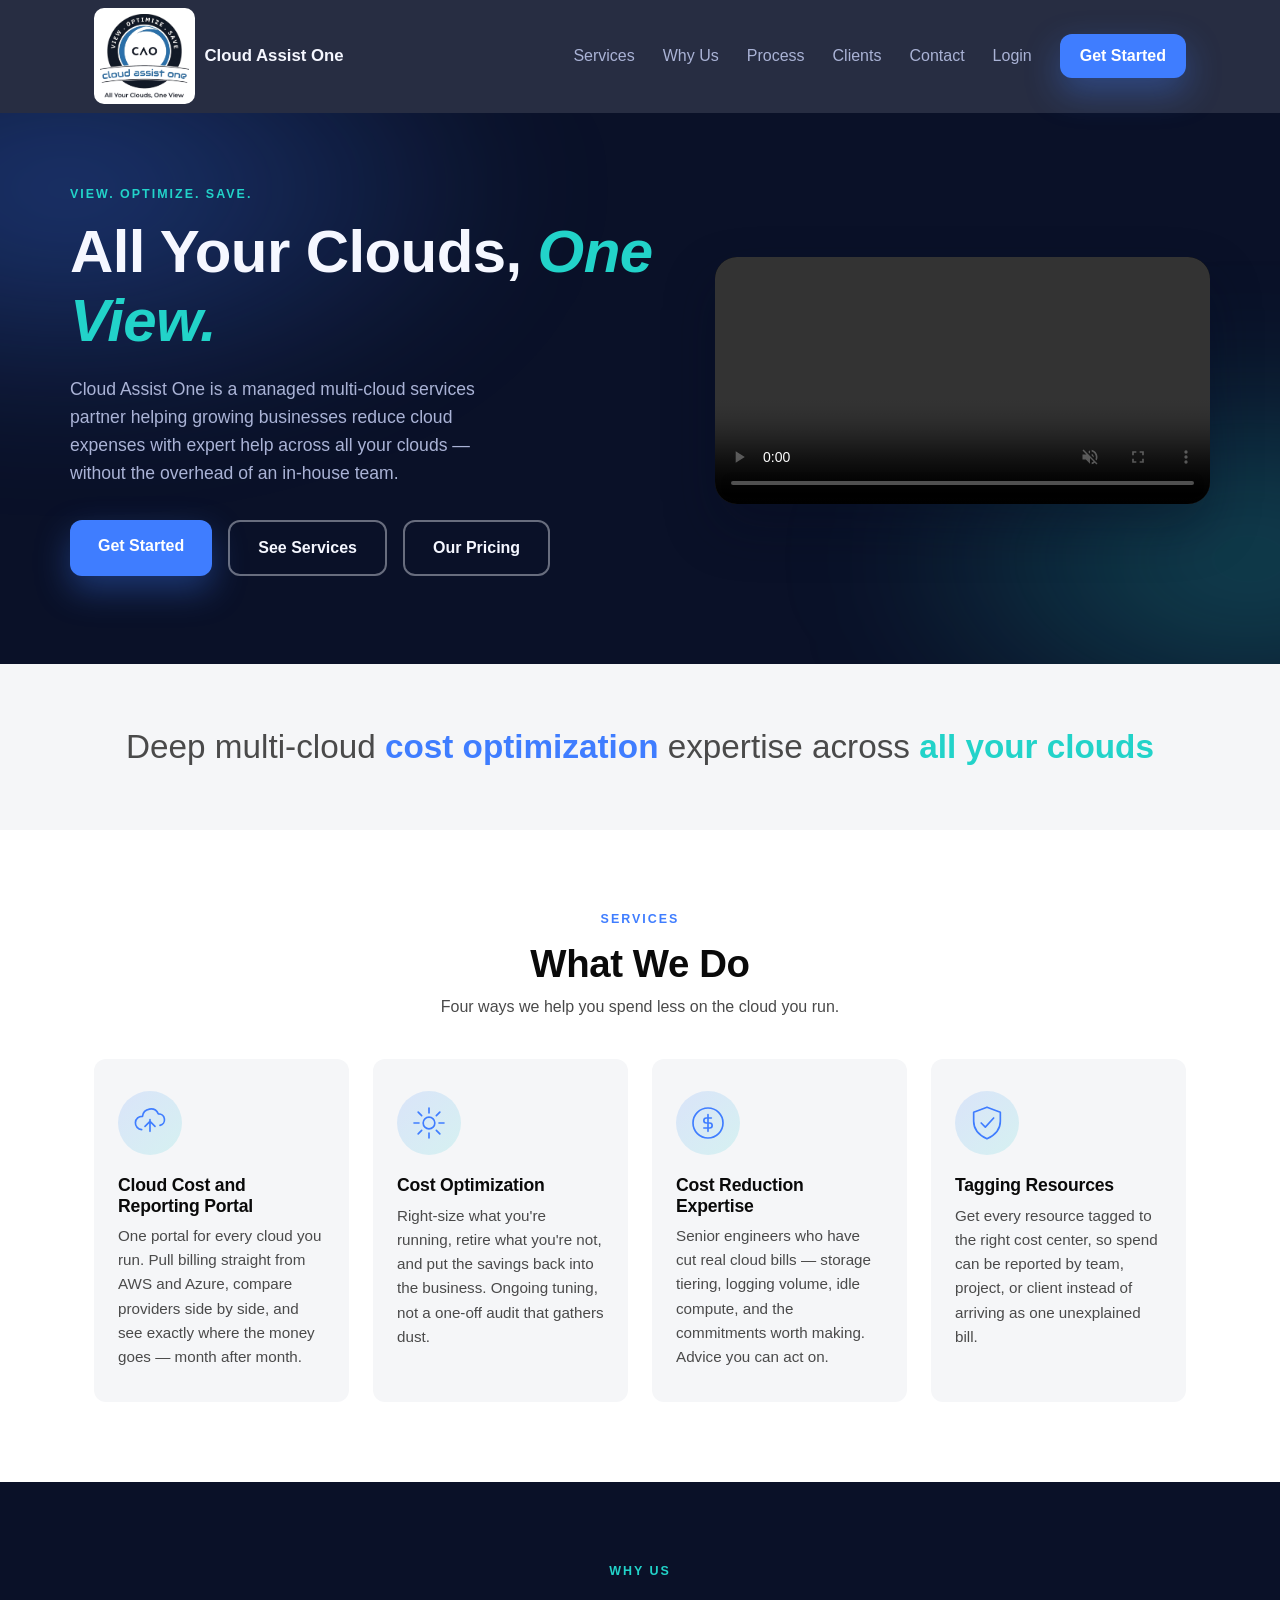
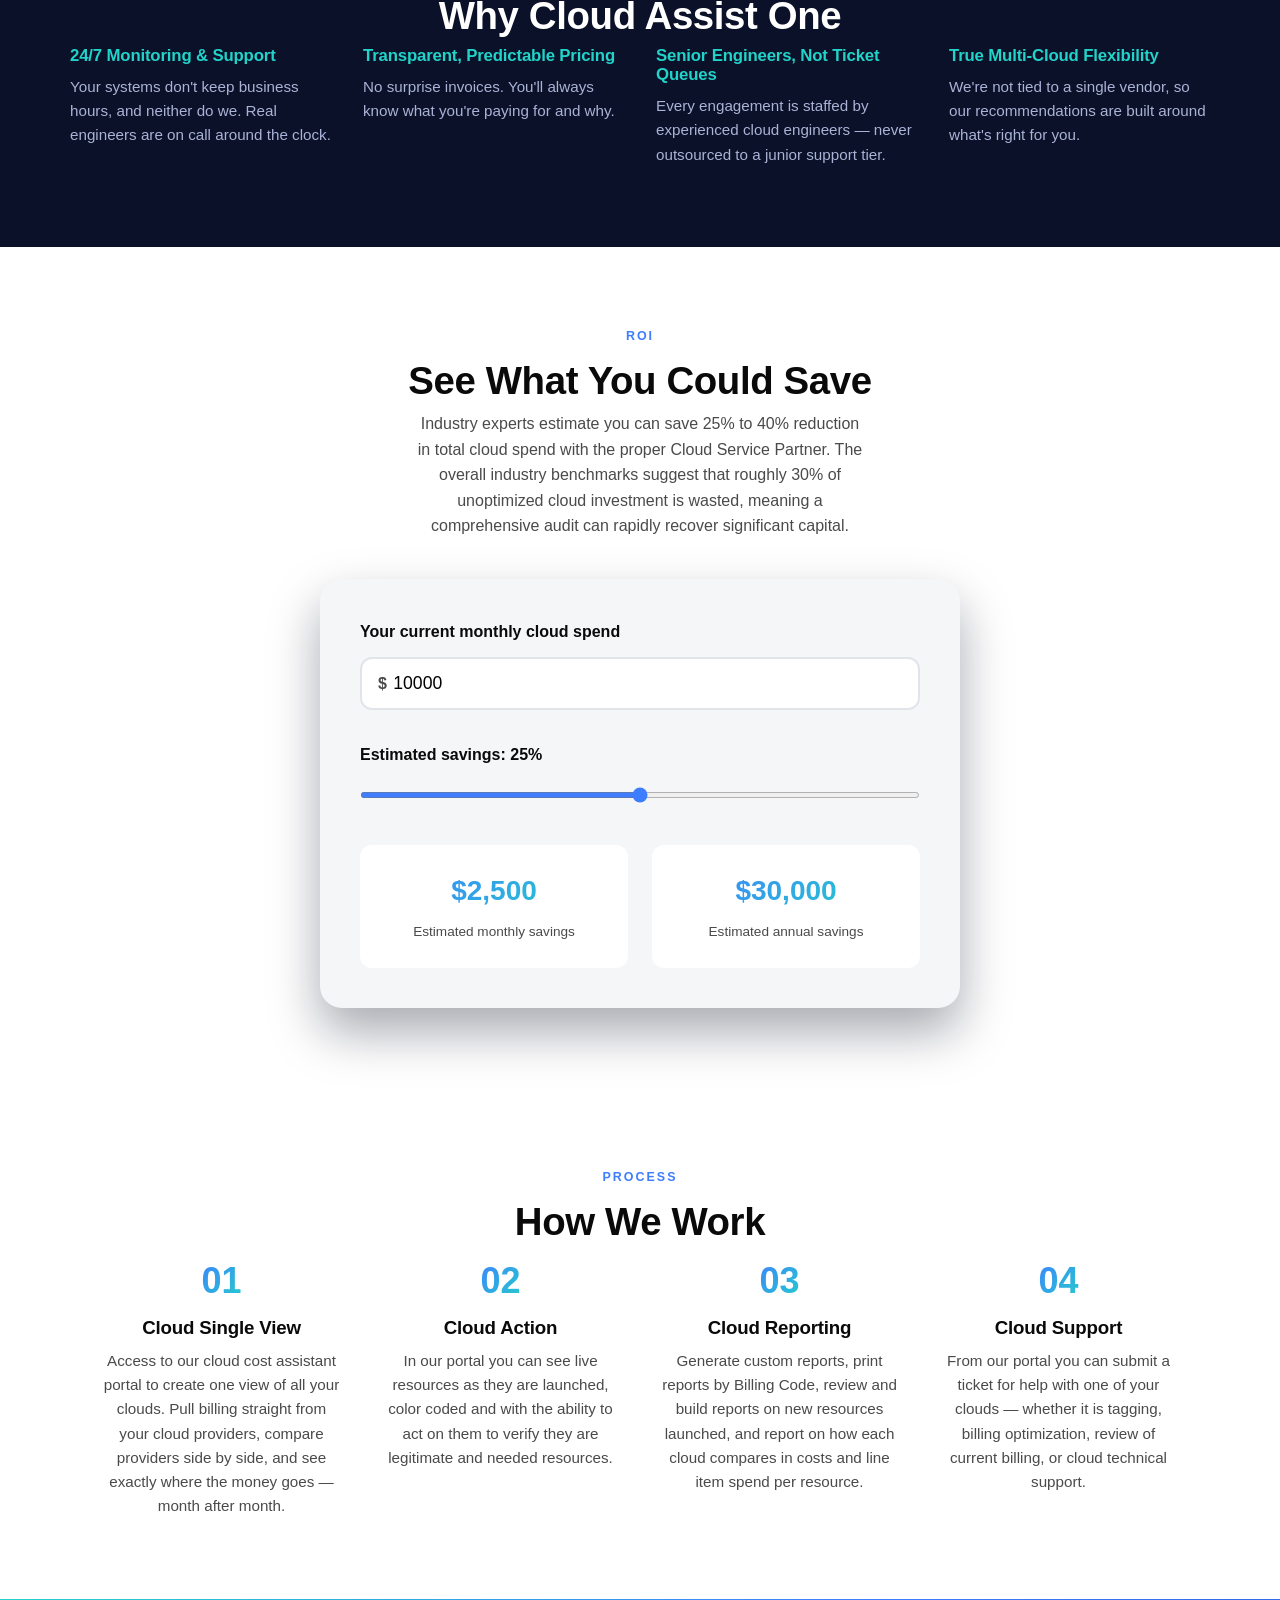
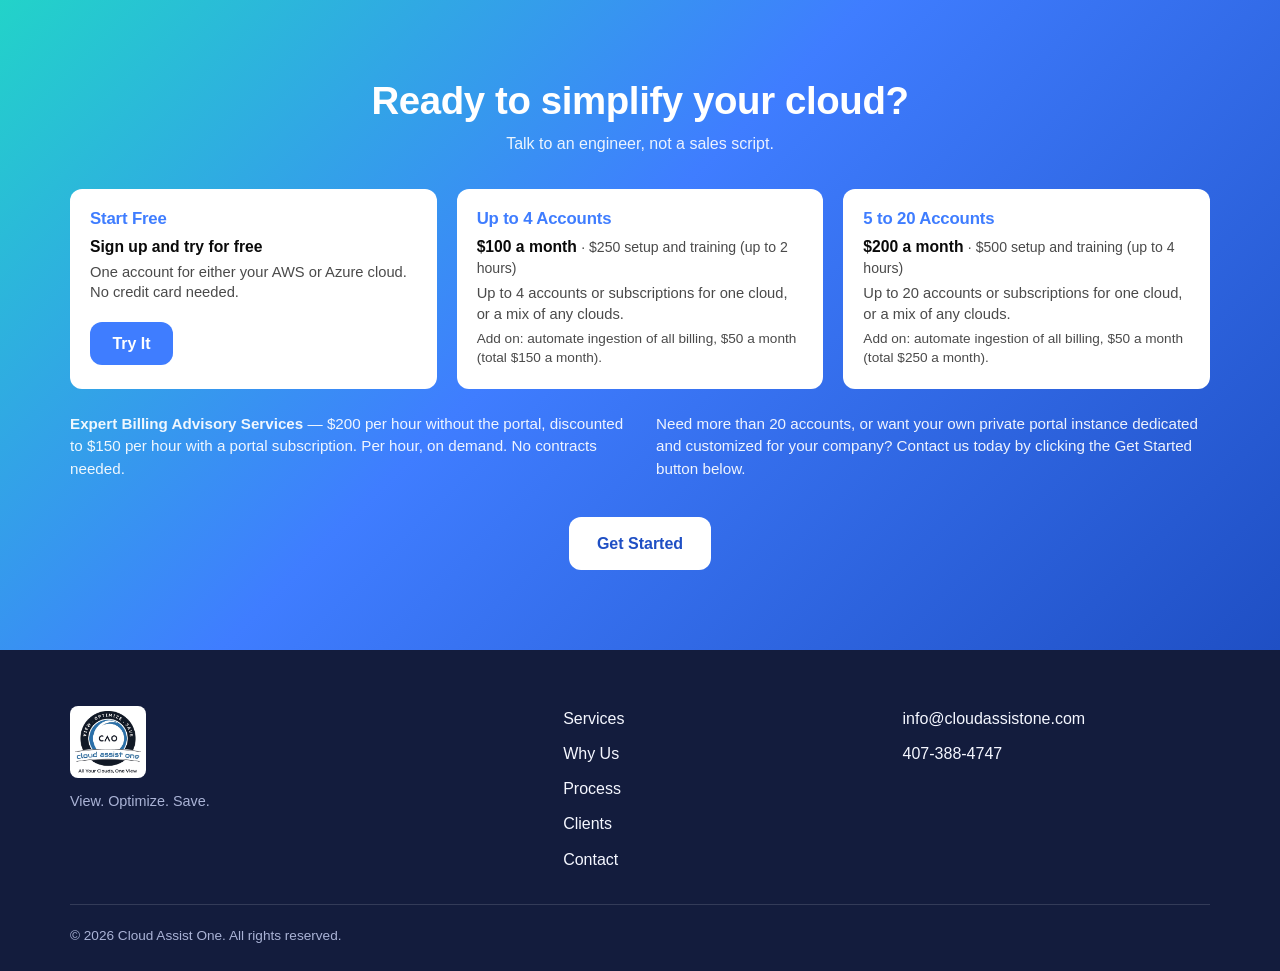
<file: index.html>
<!doctype html>
<html lang="en">
<head>
<meta charset="UTF-8">
<meta name="viewport" content="width=device-width, initial-scale=1.0">
<title>Cloud Assist One — View. Optimize. Save.</title>
<meta name="description" content="Cloud Assist One helps growing businesses reduce cloud expenses with expert help across all your clouds — cost visibility, optimization, and resource tagging in one view.">
<link rel="icon" type="image/png" href="assets/cao-logo.png">
<link rel="stylesheet" href="css/styles.css">
</head>
<body>
<header class="site-header" id="siteHeader">
  <div class="nav">
    <a href="#top" class="nav__logo">
      <img src="assets/cao-logo.png" alt="Cloud Assist One" width="925" height="875">
      <span class="nav__logo-text">Cloud Assist One</span>
    </a>
    <button class="nav__toggle" id="navToggle" type="button" aria-expanded="false" aria-controls="navLinks" aria-label="Toggle navigation menu">
      <span></span><span></span><span></span>
    </button>
    <nav class="nav__links" id="navLinks">
      <a href="#services" class="nav__link">Services</a>
      <a href="#why-us" class="nav__link">Why Us</a>
      <a href="#process" class="nav__link">Process</a>
      <a href="clients.html" class="nav__link">Clients</a>
      <a href="#contact" class="nav__link">Contact</a>
      <a href="https://www.cloudassist.one/" class="nav__link" target="_blank" rel="noopener">Login</a>
      <a href="contact.html" class="btn btn--primary nav__cta">Get Started</a>
    </nav>
  </div>
</header>

<main id="top">
  <section class="hero">
    <div class="hero__row">
      <div class="hero__content">
        <p class="eyebrow eyebrow--invert">View. Optimize. Save.</p>
        <h1 class="hero__title">All Your Clouds, <em>One View.</em></h1>
        <p class="hero__subtitle">Cloud Assist One is a managed multi-cloud services partner helping growing businesses reduce cloud expenses with expert help across all your clouds — without the overhead of an in-house team.</p>
        <div class="hero__actions">
          <a href="contact.html" class="btn btn--primary">Get Started</a>
          <a href="#services" class="btn btn--secondary">See Services</a>
          <a href="#pricing" class="btn btn--secondary">Our Pricing</a>
        </div>
      </div>
      <div class="hero__visual">
        <video
          class="hero__video"
          controls
          autoplay
          muted
          loop
          playsinline
          preload="metadata"
          aria-label="Walkthrough of the Cloud Cost Assistant portal"
        >
          <source src="assets/portal-walkthrough.mp4" type="video/mp4">
          <p>Your browser can't play this video. <a href="assets/portal-walkthrough.mp4">Download the portal walkthrough</a>.</p>
        </video>
      </div>
    </div>
  </section>

  <section class="tech-strip">
    <p>Deep multi-cloud <strong>cost optimization</strong> expertise across <strong>all your clouds</strong></p>
  </section>

  <section class="services" id="services">
    <p class="eyebrow eyebrow--center">Services</p>
    <h2 class="section-title">What We Do</h2>
    <p class="section-subtitle">Four ways we help you spend less on the cloud you run.</p>
    <div class="services__grid">
      <article class="service-card reveal">
        <div class="service-card__icon" aria-hidden="true">
          <svg viewBox="0 0 48 48" width="40" height="40" fill="none" stroke="currentColor" stroke-width="2">
            <path d="M14 32a8 8 0 0 1 1-16 10 10 0 0 1 19-3 7 7 0 0 1 2 13.8" stroke-linecap="round" stroke-linejoin="round"/>
            <path d="M24 20v14M18 28l6-6 6 6" stroke-linecap="round" stroke-linejoin="round"/>
          </svg>
        </div>
        <h3 class="service-card__title">Cloud Cost and Reporting Portal</h3>
        <p class="service-card__desc">One portal for every cloud you run. Pull billing straight from AWS and Azure, compare providers side by side, and see exactly where the money goes — month after month.</p>
      </article>
      <article class="service-card reveal">
        <div class="service-card__icon" aria-hidden="true">
          <svg viewBox="0 0 48 48" width="40" height="40" fill="none" stroke="currentColor" stroke-width="2">
            <circle cx="24" cy="24" r="7"/>
            <path d="M24 6v6M24 36v6M6 24h6M36 24h6M11 11l4.2 4.2M32.8 32.8 37 37M37 11l-4.2 4.2M15.2 32.8 11 37" stroke-linecap="round"/>
          </svg>
        </div>
        <h3 class="service-card__title">Cost Optimization</h3>
        <p class="service-card__desc">Right-size what you're running, retire what you're not, and put the savings back into the business. Ongoing tuning, not a one-off audit that gathers dust.</p>
      </article>
      <article class="service-card reveal">
        <div class="service-card__icon" aria-hidden="true">
          <svg viewBox="0 0 48 48" width="40" height="40" fill="none" stroke="currentColor" stroke-width="2">
            <circle cx="24" cy="24" r="18"/>
            <path d="M24 14v20M28 18h-6a3 3 0 0 0 0 6h4a3 3 0 0 1 0 6h-7" stroke-linecap="round" stroke-linejoin="round"/>
          </svg>
        </div>
        <h3 class="service-card__title">Cost Reduction Expertise</h3>
        <p class="service-card__desc">Senior engineers who have cut real cloud bills — storage tiering, logging volume, idle compute, and the commitments worth making. Advice you can act on.</p>
      </article>
      <article class="service-card reveal">
        <div class="service-card__icon" aria-hidden="true">
          <svg viewBox="0 0 48 48" width="40" height="40" fill="none" stroke="currentColor" stroke-width="2">
            <path d="M24 5 8 11v11c0 11 7 17 16 21 9-4 16-10 16-21V11L24 5Z" stroke-linejoin="round"/>
            <path d="M17 24l5 5 10-11" stroke-linecap="round" stroke-linejoin="round"/>
          </svg>
        </div>
        <h3 class="service-card__title">Tagging Resources</h3>
        <p class="service-card__desc">Get every resource tagged to the right cost center, so spend can be reported by team, project, or client instead of arriving as one unexplained bill.</p>
      </article>
    </div>
  </section>

  <section class="why-us" id="why-us">
    <p class="eyebrow eyebrow--center eyebrow--invert">Why Us</p>
    <h2 class="section-title">Why Cloud Assist One</h2>
    <div class="why-us__grid">
      <div class="why-us__item reveal">
        <h3>24/7 Monitoring &amp; Support</h3>
        <p>Your systems don't keep business hours, and neither do we. Real engineers are on call around the clock.</p>
      </div>
      <div class="why-us__item reveal">
        <h3>Transparent, Predictable Pricing</h3>
        <p>No surprise invoices. You'll always know what you're paying for and why.</p>
      </div>
      <div class="why-us__item reveal">
        <h3>Senior Engineers, Not Ticket Queues</h3>
        <p>Every engagement is staffed by experienced cloud engineers — never outsourced to a junior support tier.</p>
      </div>
      <div class="why-us__item reveal">
        <h3>True Multi-Cloud Flexibility</h3>
        <p>We're not tied to a single vendor, so our recommendations are built around what's right for you.</p>
      </div>
    </div>
  </section>

  <section class="roi" id="roi">
    <p class="eyebrow eyebrow--center">ROI</p>
    <h2 class="section-title">See What You Could Save</h2>
    <p class="section-subtitle">Industry experts estimate you can save 25% to 40% reduction in total cloud spend with the proper Cloud Service Partner. The overall industry benchmarks suggest that roughly 30% of unoptimized cloud investment is wasted, meaning a comprehensive audit can rapidly recover significant capital.</p>
    <div class="roi__calculator reveal">
      <div class="roi__field">
        <label for="roiSpend">Your current monthly cloud spend</label>
        <div class="roi__input-wrap">
          <span class="roi__prefix">$</span>
          <input type="number" id="roiSpend" min="0" step="100" value="10000" inputmode="numeric">
        </div>
      </div>
      <div class="roi__field">
        <label for="roiPercent">Estimated savings: <span id="roiPercentLabel">25%</span></label>
        <input type="range" id="roiPercent" min="10" max="40" step="1" value="25">
      </div>
      <div class="roi__results">
        <div class="roi__result">
          <span class="roi__result-value" id="roiMonthlySavings">$0</span>
          <span class="roi__result-label">Estimated monthly savings</span>
        </div>
        <div class="roi__result">
          <span class="roi__result-value" id="roiAnnualSavings">$0</span>
          <span class="roi__result-label">Estimated annual savings</span>
        </div>
      </div>
    </div>
  </section>

  <section class="process" id="process">
    <p class="eyebrow eyebrow--center">Process</p>
    <h2 class="section-title">How We Work</h2>
    <div class="process__grid">
      <div class="process__step reveal">
        <span class="process__number">01</span>
        <h3>Cloud Single View</h3>
        <p>Access to our cloud cost assistant portal to create one view of all your clouds. Pull billing straight from your cloud providers, compare providers side by side, and see exactly where the money goes — month after month.</p>
      </div>
      <div class="process__step reveal">
        <span class="process__number">02</span>
        <h3>Cloud Action</h3>
        <p>In our portal you can see live resources as they are launched, color coded and with the ability to act on them to verify they are legitimate and needed resources.</p>
      </div>
      <div class="process__step reveal">
        <span class="process__number">03</span>
        <h3>Cloud Reporting</h3>
        <p>Generate custom reports, print reports by Billing Code, review and build reports on new resources launched, and report on how each cloud compares in costs and line item spend per resource.</p>
      </div>
      <div class="process__step reveal">
        <span class="process__number">04</span>
        <h3>Cloud Support</h3>
        <p>From our portal you can submit a ticket for help with one of your clouds — whether it is tagging, billing optimization, review of current billing, or cloud technical support.</p>
      </div>
    </div>
  </section>


  <section class="cta-banner" id="contact">
    <h2 class="cta-banner__title">Ready to simplify your cloud?</h2>
    <p class="cta-banner__subtitle">Talk to an engineer, not a sales script.</p>

    <div class="pricing__grid" id="pricing">
      <article class="pricing-card reveal">
        <h3 class="pricing-card__title">Start Free</h3>
        <p class="pricing-card__lead">Sign up and try for free</p>
        <p class="pricing-card__desc">One account for either your AWS or Azure cloud. No credit card needed.</p>
        <a
          href="https://www.cloudassist.one/signup"
          class="btn btn--primary pricing-card__cta"
          target="_blank"
          rel="noopener"
        >Try It</a>
      </article>

      <article class="pricing-card reveal">
        <h3 class="pricing-card__title">Up to 4 Accounts</h3>
        <p class="pricing-card__lead">$100 a month <span>· $250 setup and training (up to 2 hours)</span></p>
        <p class="pricing-card__desc">Up to 4 accounts or subscriptions for one cloud, or a mix of any clouds.</p>
        <p class="pricing-card__addon">Add on: automate ingestion of all billing, $50 a month (total $150 a month).</p>
      </article>

      <article class="pricing-card reveal">
        <h3 class="pricing-card__title">5 to 20 Accounts</h3>
        <p class="pricing-card__lead">$200 a month <span>· $500 setup and training (up to 4 hours)</span></p>
        <p class="pricing-card__desc">Up to 20 accounts or subscriptions for one cloud, or a mix of any clouds.</p>
        <p class="pricing-card__addon">Add on: automate ingestion of all billing, $50 a month (total $250 a month).</p>
      </article>
    </div>

    <div class="pricing__notes">
      <p class="pricing__note">
        <strong>Expert Billing Advisory Services</strong> — $200 per hour without the portal, discounted to $150 per hour
        with a portal subscription. Per hour, on demand. No contracts needed.
      </p>
      <p class="pricing__note">
        Need more than 20 accounts, or want your own private portal instance dedicated and customized for your company?
        Contact us today by clicking the Get Started button below.
      </p>
    </div>

    <a href="contact.html" class="btn btn--primary">Get Started</a>
  </section>
</main>

<footer class="site-footer">
  <div class="footer__grid">
    <div class="footer__brand">
      <img src="assets/cao-logo.png" alt="Cloud Assist One" width="925" height="875">
      <p>View. Optimize. Save.</p>
    </div>
    <nav class="footer__nav">
      <a href="#services">Services</a>
      <a href="#why-us">Why Us</a>
      <a href="#process">Process</a>
      <a href="clients.html">Clients</a>
      <a href="#contact">Contact</a>
    </nav>
    <div class="footer__contact">
      <a href="mailto:info@cloudassistone.com">info@cloudassistone.com</a>
      <a href="tel:+14073884747">407-388-4747</a>
    </div>
  </div>
  <div class="footer__bottom">
    <p>&copy; <span id="year"></span> Cloud Assist One. All rights reserved.</p>
  </div>
</footer>

<script src="js/main.js"></script>
</body>
</html>
</file>
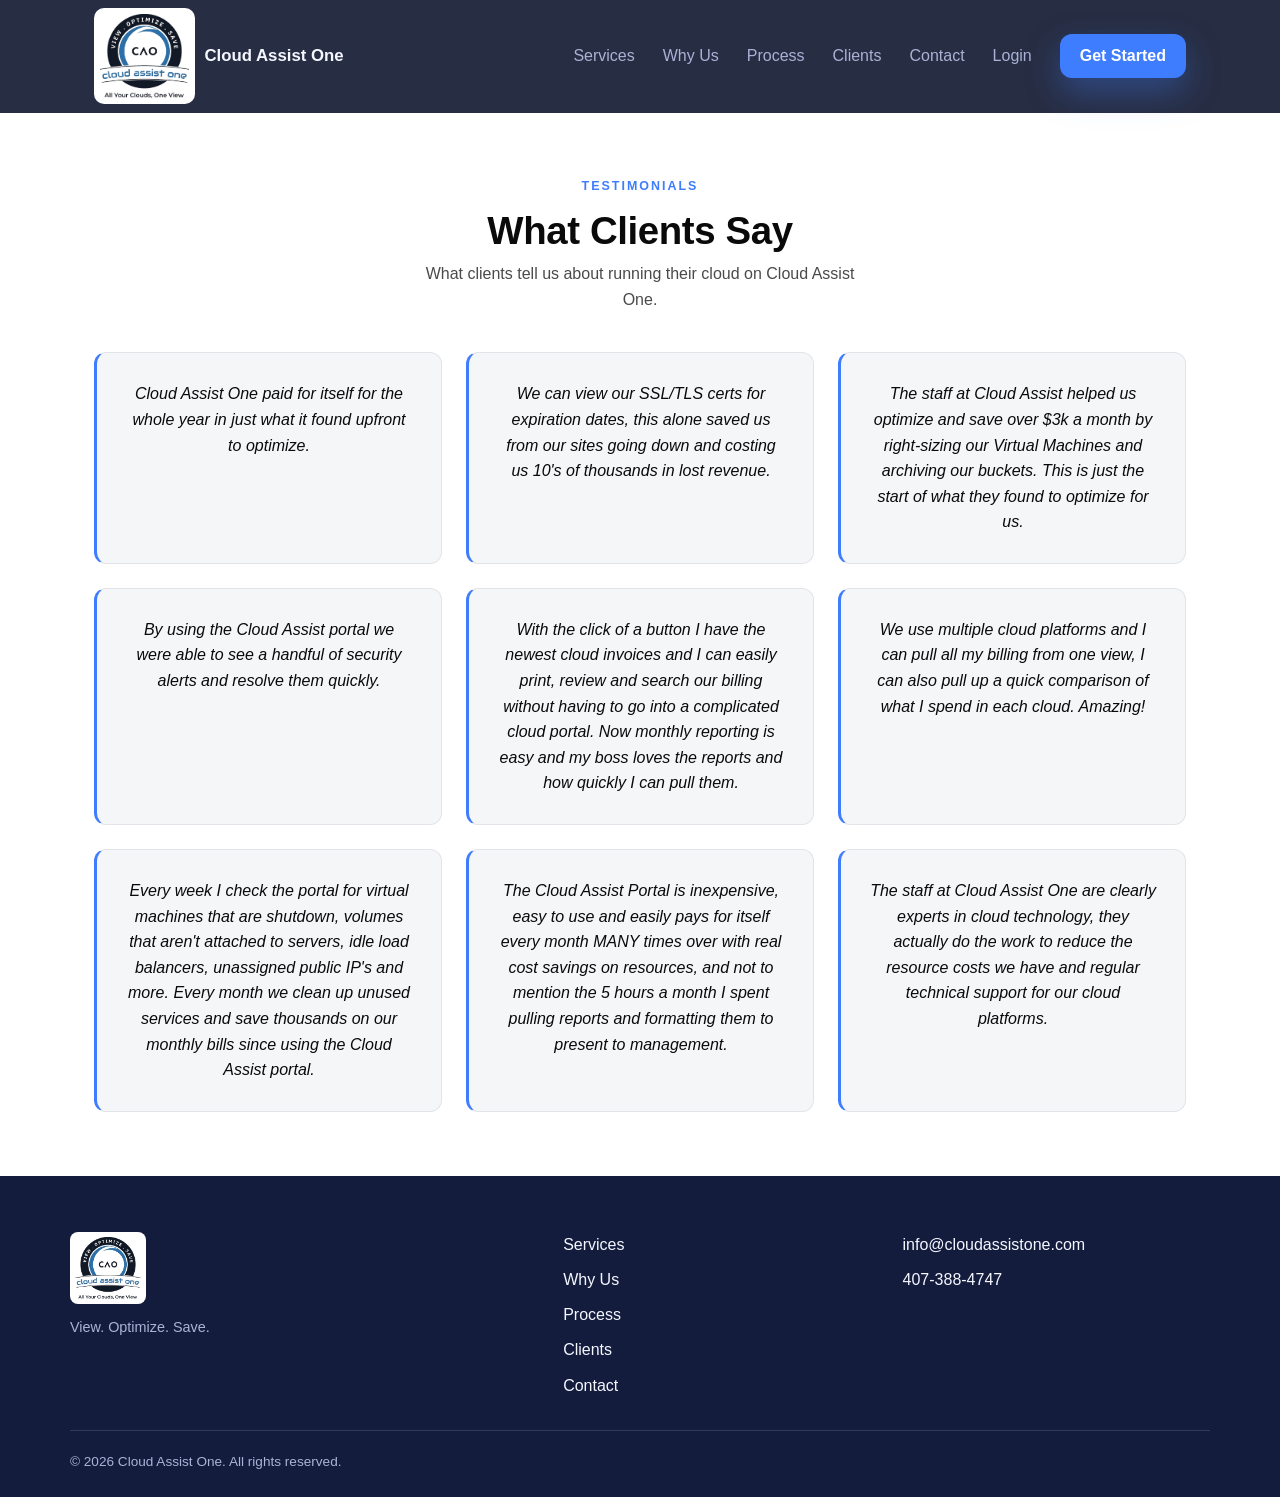
<file: clients.html>
<!doctype html>
<html lang="en">
<head>
<meta charset="UTF-8">
<meta name="viewport" content="width=device-width, initial-scale=1.0">
<title>What Clients Say — Cloud Assist One</title>
<meta name="description" content="What Cloud Assist One clients say about cutting cloud spend across AWS and Azure — right-sizing, unused resources, certificate expiry alerts, and billing they can pull in one click.">
<link rel="icon" type="image/png" href="assets/cao-logo.png">
<link rel="stylesheet" href="css/styles.css">
</head>
<body>
<header class="site-header" id="siteHeader">
  <div class="nav">
    <a href="index.html" class="nav__logo">
      <img src="assets/cao-logo.png" alt="Cloud Assist One" width="925" height="875">
      <span class="nav__logo-text">Cloud Assist One</span>
    </a>
    <button class="nav__toggle" id="navToggle" type="button" aria-expanded="false" aria-controls="navLinks" aria-label="Toggle navigation menu">
      <span></span><span></span><span></span>
    </button>
    <nav class="nav__links" id="navLinks">
      <a href="index.html#services" class="nav__link">Services</a>
      <a href="index.html#why-us" class="nav__link">Why Us</a>
      <a href="index.html#process" class="nav__link">Process</a>
      <a href="clients.html" class="nav__link">Clients</a>
      <a href="index.html#contact" class="nav__link">Contact</a>
      <a href="https://www.cloudassist.one/" class="nav__link" target="_blank" rel="noopener">Login</a>
      <a href="contact.html" class="btn btn--primary nav__cta">Get Started</a>
    </nav>
  </div>
</header>

<main>
  <section class="testimonials-page">
    <p class="eyebrow eyebrow--center">Testimonials</p>
    <h1 class="section-title">What Clients Say</h1>
    <p class="section-subtitle">What clients tell us about running their cloud on Cloud Assist One.</p>

    <div class="testimonial-grid">
      <blockquote class="testimonial-card reveal">
        <p>Cloud Assist One paid for itself for the whole year in just what it found upfront to optimize.</p>
      </blockquote>
      <blockquote class="testimonial-card reveal">
        <p>We can view our SSL/TLS certs for expiration dates, this alone saved us from our sites going down and costing us 10's of thousands in lost revenue.</p>
      </blockquote>
      <blockquote class="testimonial-card reveal">
        <p>The staff at Cloud Assist helped us optimize and save over $3k a month by right-sizing our Virtual Machines and archiving our buckets. This is just the start of what they found to optimize for us.</p>
      </blockquote>
      <blockquote class="testimonial-card reveal">
        <p>By using the Cloud Assist portal we were able to see a handful of security alerts and resolve them quickly.</p>
      </blockquote>
      <blockquote class="testimonial-card reveal">
        <p>With the click of a button I have the newest cloud invoices and I can easily print, review and search our billing without having to go into a complicated cloud portal. Now monthly reporting is easy and my boss loves the reports and how quickly I can pull them.</p>
      </blockquote>
      <blockquote class="testimonial-card reveal">
        <p>We use multiple cloud platforms and I can pull all my billing from one view, I can also pull up a quick comparison of what I spend in each cloud. Amazing!</p>
      </blockquote>
      <blockquote class="testimonial-card reveal">
        <p>Every week I check the portal for virtual machines that are shutdown, volumes that aren't attached to servers, idle load balancers, unassigned public IP's and more. Every month we clean up unused services and save thousands on our monthly bills since using the Cloud Assist portal.</p>
      </blockquote>
      <blockquote class="testimonial-card reveal">
        <p>The Cloud Assist Portal is inexpensive, easy to use and easily pays for itself every month MANY times over with real cost savings on resources, and not to mention the 5 hours a month I spent pulling reports and formatting them to present to management.</p>
      </blockquote>
      <blockquote class="testimonial-card reveal">
        <p>The staff at Cloud Assist One are clearly experts in cloud technology, they actually do the work to reduce the resource costs we have and regular technical support for our cloud platforms.</p>
      </blockquote>
    </div>
  </section>
</main>

<footer class="site-footer">
  <div class="footer__grid">
    <div class="footer__brand">
      <img src="assets/cao-logo.png" alt="Cloud Assist One" width="925" height="875">
      <p>View. Optimize. Save.</p>
    </div>
    <nav class="footer__nav">
      <a href="index.html#services">Services</a>
      <a href="index.html#why-us">Why Us</a>
      <a href="index.html#process">Process</a>
      <a href="clients.html">Clients</a>
      <a href="index.html#contact">Contact</a>
    </nav>
    <div class="footer__contact">
      <a href="mailto:info@cloudassistone.com">info@cloudassistone.com</a>
      <a href="tel:+14073884747">407-388-4747</a>
    </div>
  </div>
  <div class="footer__bottom">
    <p>&copy; <span id="year"></span> Cloud Assist One. All rights reserved.</p>
  </div>
</footer>

<script src="js/main.js"></script>
</body>
</html>
</file>
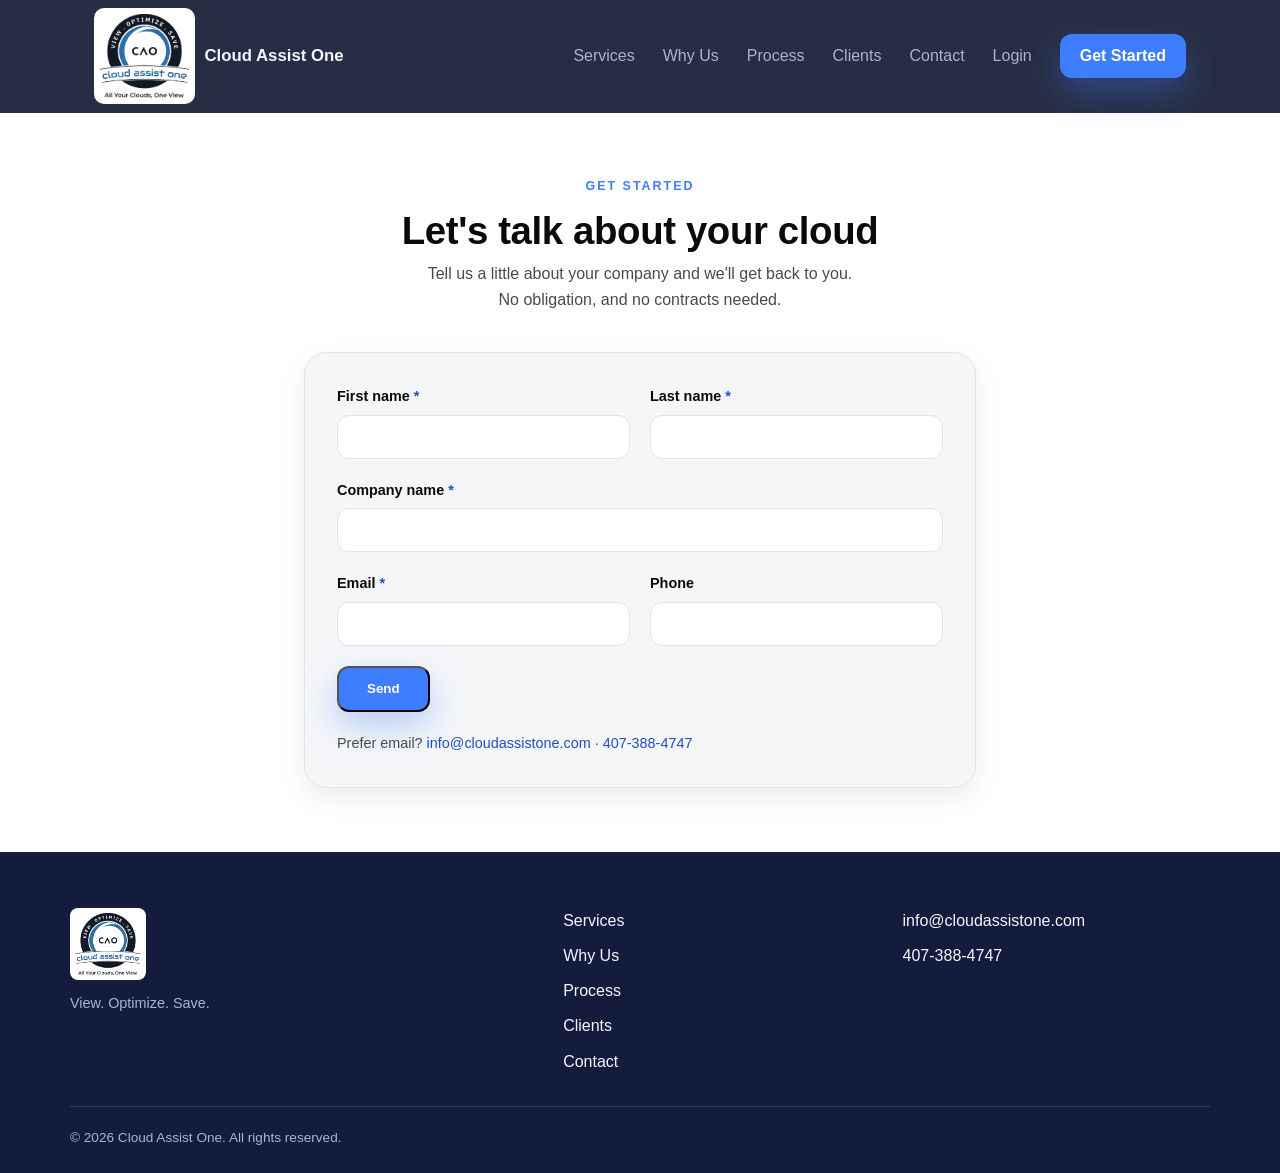
<file: contact.html>
<!doctype html>
<html lang="en">
<head>
<meta charset="UTF-8">
<meta name="viewport" content="width=device-width, initial-scale=1.0">
<title>Get Started — Cloud Assist One</title>
<meta name="description" content="Tell us about your cloud setup and we'll get back to you. Cloud Assist One helps growing businesses cut cloud costs across AWS and Azure.">
<link rel="icon" type="image/png" href="assets/cao-logo.png">
<link rel="stylesheet" href="css/styles.css">
</head>
<body>
<header class="site-header" id="siteHeader">
  <div class="nav">
    <a href="index.html" class="nav__logo">
      <img src="assets/cao-logo.png" alt="Cloud Assist One" width="925" height="875">
      <span class="nav__logo-text">Cloud Assist One</span>
    </a>
    <button class="nav__toggle" id="navToggle" type="button" aria-expanded="false" aria-controls="navLinks" aria-label="Toggle navigation menu">
      <span></span><span></span><span></span>
    </button>
    <nav class="nav__links" id="navLinks">
      <a href="index.html#services" class="nav__link">Services</a>
      <a href="index.html#why-us" class="nav__link">Why Us</a>
      <a href="index.html#process" class="nav__link">Process</a>
      <a href="clients.html" class="nav__link">Clients</a>
      <a href="contact.html" class="nav__link">Contact</a>
      <a href="https://www.cloudassist.one/" class="nav__link" target="_blank" rel="noopener">Login</a>
      <a href="contact.html" class="btn btn--primary nav__cta">Get Started</a>
    </nav>
  </div>
</header>

<main>
  <section class="contact-page">
    <p class="eyebrow eyebrow--center">Get Started</p>
    <h1 class="section-title">Let's talk about your cloud</h1>
    <p class="section-subtitle">Tell us a little about your company and we'll get back to you. No obligation, and no contracts needed.</p>

    <form class="contact-form" id="contactForm" method="post" action="/api/contact" novalidate>
      <div class="contact-form__row">
        <div class="contact-form__field">
          <label for="firstName">First name <span aria-hidden="true">*</span></label>
          <input type="text" id="firstName" name="firstName" autocomplete="given-name" required>
        </div>
        <div class="contact-form__field">
          <label for="lastName">Last name <span aria-hidden="true">*</span></label>
          <input type="text" id="lastName" name="lastName" autocomplete="family-name" required>
        </div>
      </div>

      <div class="contact-form__field">
        <label for="companyName">Company name <span aria-hidden="true">*</span></label>
        <input type="text" id="companyName" name="companyName" autocomplete="organization" required>
      </div>

      <div class="contact-form__row">
        <div class="contact-form__field">
          <label for="email">Email <span aria-hidden="true">*</span></label>
          <input type="email" id="email" name="email" autocomplete="email" required>
        </div>
        <div class="contact-form__field">
          <label for="phone">Phone</label>
          <input type="tel" id="phone" name="phone" autocomplete="tel">
        </div>
      </div>

      <!-- Spam trap: hidden from people, irresistible to bots. Left empty by
           a real browser, so a filled value marks the submission as spam. -->
      <div class="contact-form__trap" aria-hidden="true">
        <label for="website">Website</label>
        <input type="text" id="website" name="website" tabindex="-1" autocomplete="off">
      </div>

      <p class="contact-form__status" id="contactStatus" role="status" aria-live="polite"></p>

      <button type="submit" class="btn btn--primary contact-form__submit" id="contactSubmit">Send</button>

      <p class="contact-form__alt">Prefer email? <a href="mailto:info@cloudassistone.com">info@cloudassistone.com</a> · <a href="tel:+14073884747">407-388-4747</a></p>
    </form>
  </section>
</main>

<footer class="site-footer">
  <div class="footer__grid">
    <div class="footer__brand">
      <img src="assets/cao-logo.png" alt="Cloud Assist One" width="925" height="875">
      <p>View. Optimize. Save.</p>
    </div>
    <nav class="footer__nav">
      <a href="index.html#services">Services</a>
      <a href="index.html#why-us">Why Us</a>
      <a href="index.html#process">Process</a>
      <a href="clients.html">Clients</a>
      <a href="contact.html">Contact</a>
    </nav>
    <div class="footer__contact">
      <a href="mailto:info@cloudassistone.com">info@cloudassistone.com</a>
      <a href="tel:+14073884747">407-388-4747</a>
    </div>
  </div>
  <div class="footer__bottom">
    <p>&copy; <span id="year"></span> Cloud Assist One. All rights reserved.</p>
  </div>
</footer>

<script src="js/main.js"></script>
<script src="js/contact.js"></script>
</body>
</html>
</file>
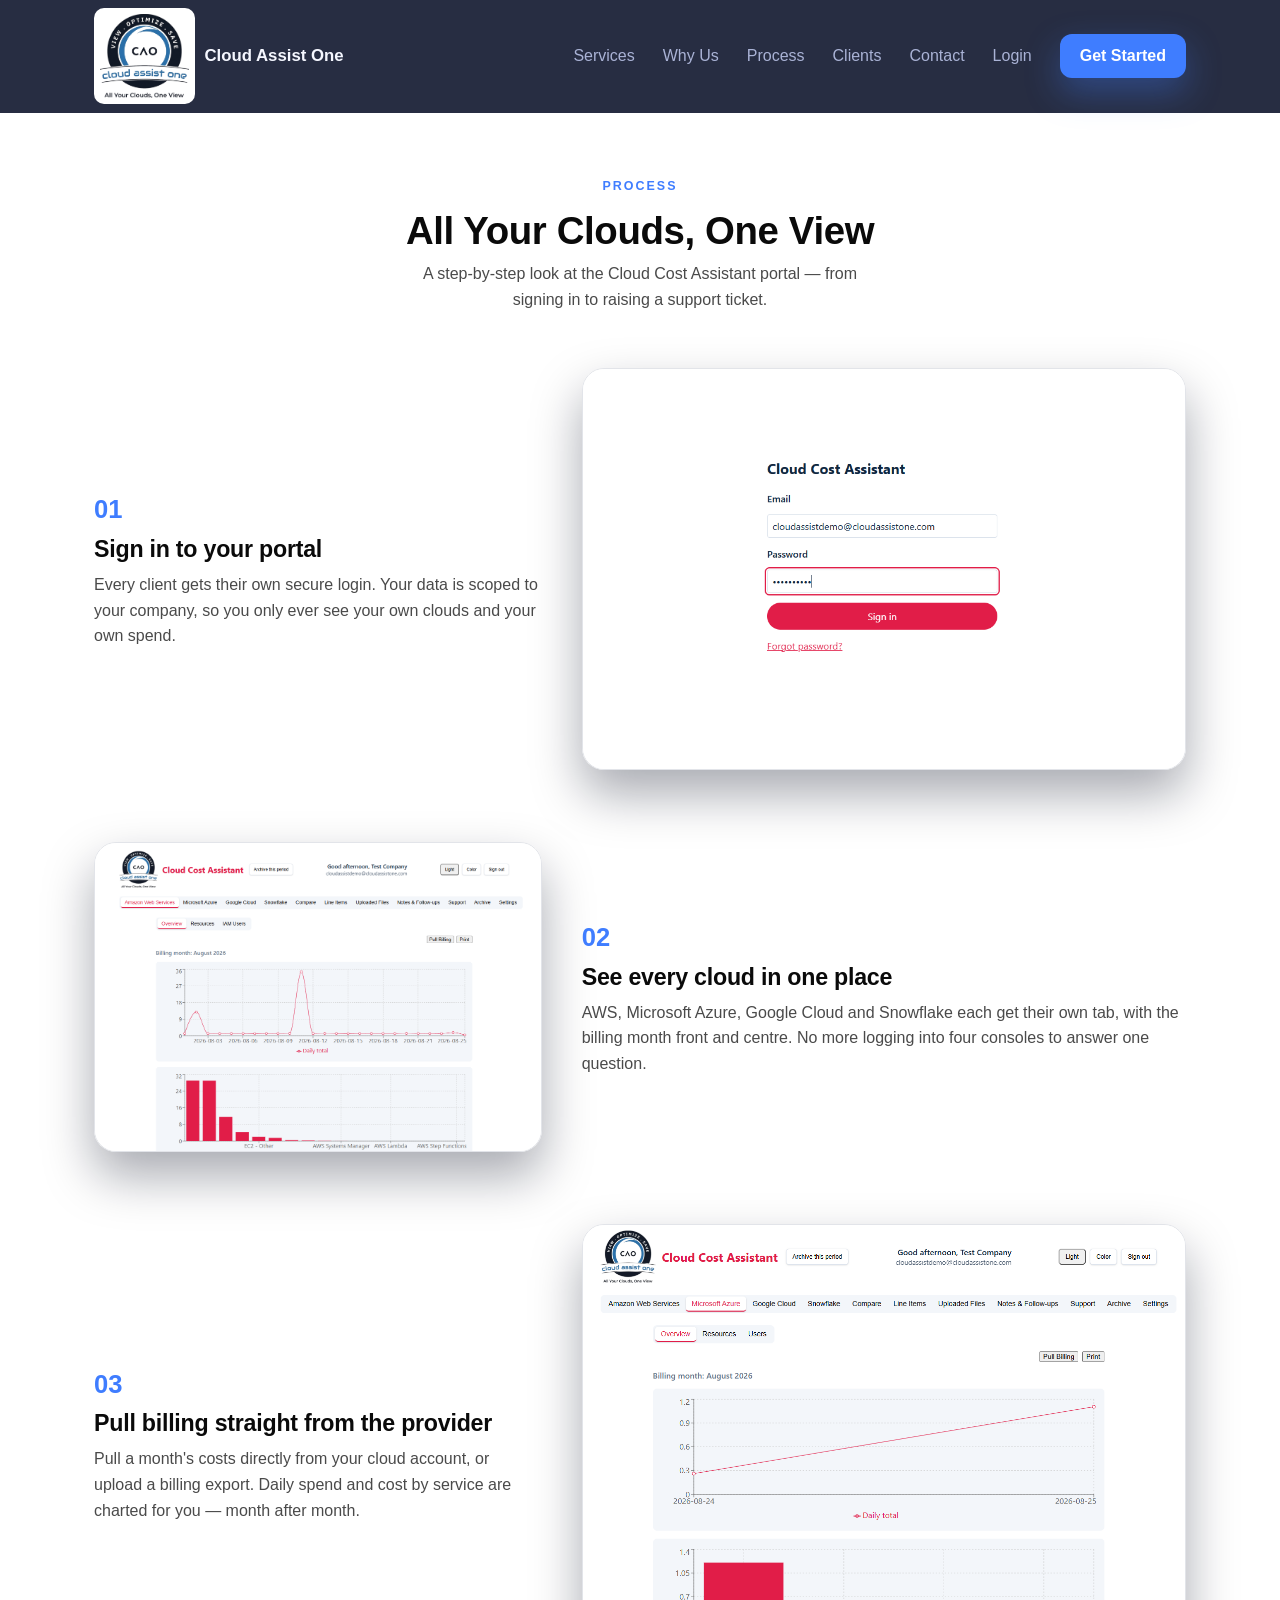
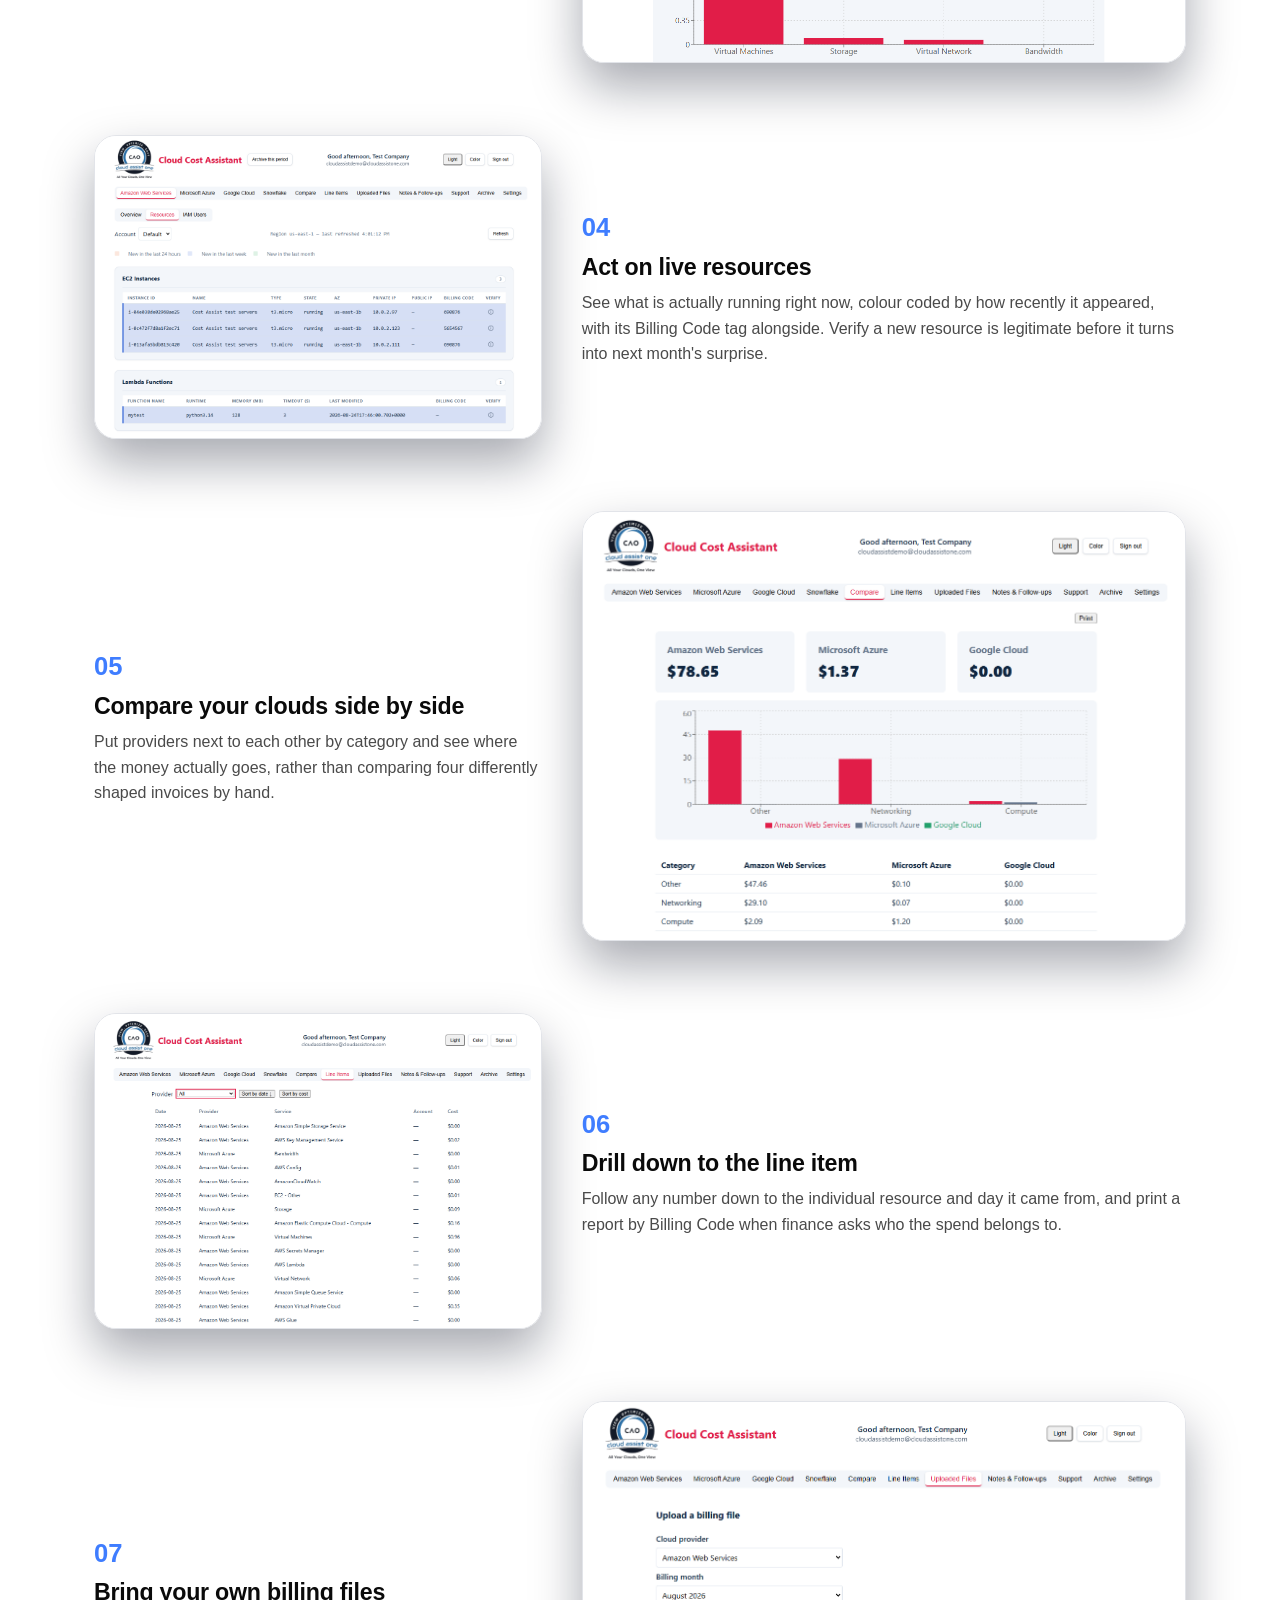
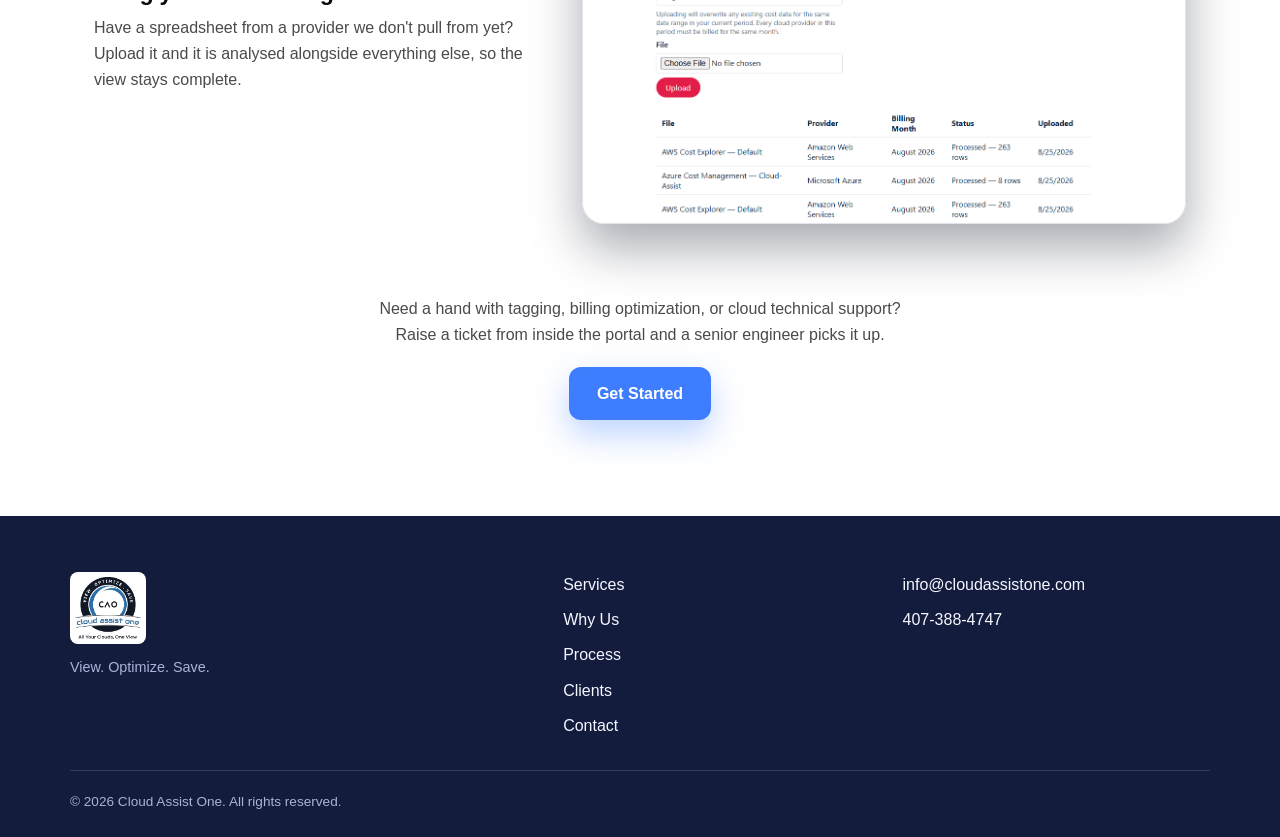
<file: process.html>
<!doctype html>
<html lang="en">
<head>
<meta charset="UTF-8">
<meta name="viewport" content="width=device-width, initial-scale=1.0">
<title>How It Works — Cloud Assist One</title>
<meta name="description" content="A step-by-step look at the Cloud Cost Assistant portal: one view of every cloud, live resources, cost comparison, line item spend, and support.">
<link rel="icon" type="image/png" href="assets/cao-logo.png">
<link rel="stylesheet" href="css/styles.css">
</head>
<body>
<header class="site-header" id="siteHeader">
  <div class="nav">
    <a href="index.html" class="nav__logo">
      <img src="assets/cao-logo.png" alt="Cloud Assist One" width="925" height="875">
      <span class="nav__logo-text">Cloud Assist One</span>
    </a>
    <button class="nav__toggle" id="navToggle" type="button" aria-expanded="false" aria-controls="navLinks" aria-label="Toggle navigation menu">
      <span></span><span></span><span></span>
    </button>
    <nav class="nav__links" id="navLinks">
      <a href="index.html#services" class="nav__link">Services</a>
      <a href="index.html#why-us" class="nav__link">Why Us</a>
      <a href="index.html#process" class="nav__link">Process</a>
      <a href="clients.html" class="nav__link">Clients</a>
      <a href="index.html#contact" class="nav__link">Contact</a>
      <a href="https://www.cloudassist.one/" class="nav__link" target="_blank" rel="noopener">Login</a>
      <a href="contact.html" class="btn btn--primary nav__cta">Get Started</a>
    </nav>
  </div>
</header>

<main>
  <section class="process-page">
    <p class="eyebrow eyebrow--center">Process</p>
    <h1 class="section-title">All Your Clouds, One View</h1>
    <p class="section-subtitle">A step-by-step look at the Cloud Cost Assistant portal — from signing in to raising a support ticket.</p>

    <div class="walkthrough">
      <article class="walkthrough__step reveal">
        <div class="walkthrough__text">
          <span class="walkthrough__number">01</span>
          <h2>Sign in to your portal</h2>
          <p>Every client gets their own secure login. Your data is scoped to your company, so you only ever see your own clouds and your own spend.</p>
        </div>
        <div class="walkthrough__shot">
          <img src="assets/portal/01-login.png" alt="The Cloud Cost Assistant sign-in screen" width="1004" height="666" loading="lazy">
        </div>
      </article>

      <article class="walkthrough__step reveal">
        <div class="walkthrough__text">
          <span class="walkthrough__number">02</span>
          <h2>See every cloud in one place</h2>
          <p>AWS, Microsoft Azure, Google Cloud and Snowflake each get their own tab, with the billing month front and centre. No more logging into four consoles to answer one question.</p>
        </div>
        <div class="walkthrough__shot">
          <img src="assets/portal/02-landing.png" alt="The portal landing page showing a tab for each cloud provider" width="1264" height="873" loading="lazy">
        </div>
      </article>

      <article class="walkthrough__step reveal">
        <div class="walkthrough__text">
          <span class="walkthrough__number">03</span>
          <h2>Pull billing straight from the provider</h2>
          <p>Pull a month's costs directly from your cloud account, or upload a billing export. Daily spend and cost by service are charted for you — month after month.</p>
        </div>
        <div class="walkthrough__shot">
          <img src="assets/portal/03-one-view.png" alt="Daily spend and cost-by-service charts for a billing month" width="1195" height="868" loading="lazy">
        </div>
      </article>

      <article class="walkthrough__step reveal">
        <div class="walkthrough__text">
          <span class="walkthrough__number">04</span>
          <h2>Act on live resources</h2>
          <p>See what is actually running right now, colour coded by how recently it appeared, with its Billing Code tag alongside. Verify a new resource is legitimate before it turns into next month's surprise.</p>
        </div>
        <div class="walkthrough__shot">
          <img src="assets/portal/04-live-resources.png" alt="Live cloud resources listed with tags and age colour coding" width="1236" height="838" loading="lazy">
        </div>
      </article>

      <article class="walkthrough__step reveal">
        <div class="walkthrough__text">
          <span class="walkthrough__number">05</span>
          <h2>Compare your clouds side by side</h2>
          <p>Put providers next to each other by category and see where the money actually goes, rather than comparing four differently shaped invoices by hand.</p>
        </div>
        <div class="walkthrough__shot">
          <img src="assets/portal/05-compare.png" alt="Cross-provider spend compared category by category" width="1222" height="867" loading="lazy">
        </div>
      </article>

      <article class="walkthrough__step reveal">
        <div class="walkthrough__text">
          <span class="walkthrough__number">06</span>
          <h2>Drill down to the line item</h2>
          <p>Follow any number down to the individual resource and day it came from, and print a report by Billing Code when finance asks who the spend belongs to.</p>
        </div>
        <div class="walkthrough__shot">
          <img src="assets/portal/06-line-items.png" alt="Line item spend per resource for a cloud provider" width="1222" height="861" loading="lazy">
        </div>
      </article>

      <article class="walkthrough__step reveal">
        <div class="walkthrough__text">
          <span class="walkthrough__number">07</span>
          <h2>Bring your own billing files</h2>
          <p>Have a spreadsheet from a provider we don't pull from yet? Upload it and it is analysed alongside everything else, so the view stays complete.</p>
        </div>
        <div class="walkthrough__shot">
          <img src="assets/portal/07-upload.png" alt="Uploading a custom Excel billing sheet for analysis" width="1241" height="868" loading="lazy">
        </div>
      </article>
    </div>

    <div class="walkthrough__cta">
      <p>Need a hand with tagging, billing optimization, or cloud technical support? Raise a ticket from inside the portal and a senior engineer picks it up.</p>
      <a href="contact.html" class="btn btn--primary">Get Started</a>
    </div>
  </section>
</main>

<footer class="site-footer">
  <div class="footer__grid">
    <div class="footer__brand">
      <img src="assets/cao-logo.png" alt="Cloud Assist One" width="925" height="875">
      <p>View. Optimize. Save.</p>
    </div>
    <nav class="footer__nav">
      <a href="index.html#services">Services</a>
      <a href="index.html#why-us">Why Us</a>
      <a href="index.html#process">Process</a>
      <a href="clients.html">Clients</a>
      <a href="index.html#contact">Contact</a>
    </nav>
    <div class="footer__contact">
      <a href="mailto:info@cloudassistone.com">info@cloudassistone.com</a>
      <a href="tel:+14073884747">407-388-4747</a>
    </div>
  </div>
  <div class="footer__bottom">
    <p>&copy; <span id="year"></span> Cloud Assist One. All rights reserved.</p>
  </div>
</footer>

<script src="js/main.js"></script>
</body>
</html>
</file>
<file: css/styles.css>
:root {
  --color-bg: #ffffff;
  --color-bg-dark: #0a1128;
  --color-bg-dark-soft: #131c3d;
  --color-ink: #0a0a0a;
  --color-ink-soft: #4a4a4a;
  --color-ink-invert: #f5f7ff;
  --color-ink-invert-soft: #aab3d6;
  --color-accent: #3f7dff;
  --color-accent-dark: #1f4fc4;
  --color-accent-2: #22d3c9;
  --color-surface: #f5f6f8;
  --color-border: #e2e4e9;
  --color-border-dark: rgba(245, 247, 255, 0.14);
  --radius: 12px;
  --radius-lg: 22px;
  --shadow: 0 10px 30px rgba(10, 10, 10, 0.08);
  --shadow-lg: 0 24px 50px rgba(6, 11, 31, 0.35);
  --shadow-accent: 0 14px 34px rgba(63, 125, 255, 0.35);
  --max-width: 1140px;
  --font-base: -apple-system, "Segoe UI", Roboto, Helvetica, Arial, sans-serif;
}

* { box-sizing: border-box; margin: 0; padding: 0; }

html { scroll-behavior: smooth; }

body {
  font-family: var(--font-base);
  color: var(--color-ink);
  background: var(--color-bg);
  line-height: 1.6;
  -webkit-font-smoothing: antialiased;
}

img { max-width: 100%; display: block; }

a { color: var(--color-accent); text-decoration: none; }
a:hover { color: var(--color-accent-dark); }

h1, h2, h3 { line-height: 1.15; font-weight: 800; letter-spacing: -0.01em; }

/* Eyebrow labels - identify what section/role content plays before its heading */
.eyebrow {
  display: block;
  font-size: 0.78rem;
  font-weight: 700;
  letter-spacing: 0.16em;
  text-transform: uppercase;
  color: var(--color-accent);
  margin-bottom: 0.75rem;
}
.eyebrow--invert { color: var(--color-accent-2); }
.eyebrow--center { text-align: center; }

.btn {
  display: inline-block;
  padding: 0.85rem 1.75rem;
  border-radius: var(--radius);
  font-weight: 600;
  text-align: center;
  transition: transform 0.15s ease, box-shadow 0.15s ease;
}
.btn:hover { transform: translateY(-2px); }
.btn--primary {
  background: var(--color-accent);
  color: #fff;
  box-shadow: var(--shadow-accent);
}
.btn--primary:hover { background: var(--color-accent-dark); color: #fff; box-shadow: 0 18px 40px rgba(63, 125, 255, 0.45); }
.btn--secondary {
  background: transparent;
  color: var(--color-ink);
  border: 2px solid var(--color-ink);
}
.btn--secondary:hover { background: var(--color-ink); color: #fff; }

/* Secondary buttons sitting on dark sections need inverted contrast */
.hero .btn--secondary,
.why-us .btn--secondary {
  color: var(--color-ink-invert);
  border-color: rgba(245, 247, 255, 0.4);
}
.hero .btn--secondary:hover,
.why-us .btn--secondary:hover {
  background: var(--color-ink-invert);
  color: var(--color-bg-dark);
}

/* Header / Nav */
.site-header {
  position: sticky;
  top: 0;
  z-index: 100;
  background: rgba(10, 17, 40, 0.88);
  backdrop-filter: blur(10px);
  border-bottom: 1px solid transparent;
  transition: box-shadow 0.2s ease, border-color 0.2s ease;
}
.site-header.is-scrolled {
  box-shadow: 0 2px 24px rgba(6, 11, 31, 0.4);
  border-color: var(--color-border-dark);
}
.nav {
  max-width: var(--max-width);
  margin: 0 auto;
  padding: 0.5rem 1.5rem;
  display: flex;
  align-items: center;
  justify-content: space-between;
  gap: 1rem;
}
.nav__logo { display: flex; align-items: center; gap: 0.6rem; color: var(--color-ink-invert); }
/* No invert: the previous mark was black and had to be flipped to read on the
   dark header. This one is full colour, but most of it is dark navy, so it
   needs a light plate to stay legible against the dark header rather than a
   filter that would throw away the brand blue. */
.nav__logo img {
  height: 96px;
  width: auto;
  background: #fff;
  border-radius: 10px;
  padding: 6px;
}
.nav__logo-text { font-weight: 700; font-size: 1.05rem; }
.nav__links { display: flex; align-items: center; gap: 1.75rem; }
.nav__link { color: var(--color-ink-invert-soft); font-weight: 500; }
.nav__link:hover { color: #fff; }
.nav__cta { padding: 0.6rem 1.25rem; }

.nav__toggle {
  display: none;
  flex-direction: column;
  justify-content: center;
  gap: 5px;
  width: 40px;
  height: 40px;
  background: none;
  border: none;
  cursor: pointer;
}
.nav__toggle span {
  display: block;
  width: 24px;
  height: 2px;
  background: var(--color-ink-invert);
  transition: transform 0.2s ease, opacity 0.2s ease;
}

/* Hero */
.hero {
  position: relative;
  background: var(--color-bg-dark);
  color: var(--color-ink-invert);
  padding: 4.5rem 1.5rem 5.5rem;
  overflow: hidden;
}
.hero::before {
  content: "";
  position: absolute;
  inset: -20%;
  background:
    radial-gradient(38% 45% at 18% 24%, rgba(63, 125, 255, 0.35), transparent 70%),
    radial-gradient(32% 40% at 84% 72%, rgba(34, 211, 201, 0.28), transparent 70%);
  filter: blur(60px);
  animation: hero-drift 18s ease-in-out infinite alternate;
  pointer-events: none;
}
@keyframes hero-drift {
  from { transform: translate(0, 0) scale(1); }
  to { transform: translate(-3%, 2%) scale(1.06); }
}
.hero__row {
  position: relative;
  max-width: var(--max-width);
  margin: 0 auto;
  display: grid;
  grid-template-columns: 1.1fr 0.9fr;
  gap: 2.5rem;
  align-items: center;
}
.hero__title { font-size: clamp(2.4rem, 5vw, 3.75rem); margin-bottom: 1.25rem; }
.hero__title em { font-style: italic; color: var(--color-accent-2); }
.hero__subtitle { font-size: 1.1rem; color: var(--color-ink-invert-soft); margin-bottom: 2rem; max-width: 42ch; }
.hero__actions { display: flex; gap: 1rem; flex-wrap: wrap; }
.hero__visual img { width: 60%; height: auto; display: block; margin: 0 auto; border-radius: var(--radius-lg); box-shadow: var(--shadow-lg); }
/* Wider than the old portrait infographic: the walkthrough is a landscape
   screen recording, so it needs the full column to stay readable. */
.hero__video { width: 100%; height: auto; display: block; border-radius: var(--radius-lg); box-shadow: var(--shadow-lg); background: #000; }

/* Tech strip */
.tech-strip {
  text-align: center;
  padding: 3.5rem 1.5rem;
  background: var(--color-surface);
  color: var(--color-ink-soft);
  /* ~35% smaller than the original clamp(1.6rem, 4vw, 3.8rem): the longer
     cost-optimization wording wrapped to a second line at that size. */
  font-size: clamp(1.05rem, 2.6vw, 2.45rem);
}
.tech-strip strong { color: var(--color-accent); }
.tech-strip strong:nth-of-type(2) { color: var(--color-accent-2); }

/* Shared section headings */
.section-title {
  text-align: center;
  font-size: clamp(1.8rem, 3vw, 2.4rem);
  margin-bottom: 0.5rem;
}
.section-subtitle {
  text-align: center;
  color: var(--color-ink-soft);
  max-width: 50ch;
  margin: 0 auto 2.5rem;
}
.why-us .section-subtitle,
.hero .section-subtitle { color: var(--color-ink-invert-soft); }

/* Scroll reveal */
.reveal {
  opacity: 0;
  transform: translateY(24px);
  transition: opacity 0.6s ease, transform 0.6s ease;
}
.reveal.is-visible { opacity: 1; transform: translateY(0); }

@media (prefers-reduced-motion: reduce) {
  .reveal { opacity: 1; transform: none; transition: none; }
  .hero::before { animation: none; }
}

@media (max-width: 768px) {
  .nav__toggle { display: flex; }
  .nav__links {
    position: absolute;
    top: 100%;
    left: 0;
    right: 0;
    background: var(--color-bg-dark-soft);
    flex-direction: column;
    align-items: flex-start;
    gap: 1.25rem;
    padding: 1.5rem;
    border-bottom: 1px solid var(--color-border-dark);
    transform: translateY(-8px);
    opacity: 0;
    pointer-events: none;
    transition: transform 0.2s ease, opacity 0.2s ease;
  }
  .nav__links.is-open {
    transform: translateY(0);
    opacity: 1;
    pointer-events: auto;
  }
  .hero__row { grid-template-columns: 1fr; text-align: center; }
  .hero__actions { justify-content: center; }
  .hero__subtitle { margin-left: auto; margin-right: auto; }
}

/* Services */
.services { max-width: var(--max-width); margin: 0 auto; padding: 5rem 1.5rem; }
.services__grid {
  display: grid;
  grid-template-columns: repeat(4, 1fr);
  gap: 1.5rem;
}
.service-card {
  background: var(--color-surface);
  border-radius: var(--radius);
  padding: 2rem 1.5rem;
  transition: transform 0.15s ease, box-shadow 0.15s ease;
}
.service-card:hover { transform: translateY(-6px); box-shadow: var(--shadow-lg); }
.service-card__icon {
  display: inline-flex;
  align-items: center;
  justify-content: center;
  width: 64px;
  height: 64px;
  border-radius: 50%;
  background: linear-gradient(135deg, rgba(63, 125, 255, 0.15), rgba(34, 211, 201, 0.15));
  color: var(--color-accent);
  margin-bottom: 1.25rem;
}
.service-card__title { font-size: 1.1rem; margin-bottom: 0.5rem; }
.service-card__desc { color: var(--color-ink-soft); font-size: 0.95rem; }

/* Why Us */
.why-us { background: var(--color-bg-dark); color: var(--color-ink-invert); padding: 5rem 1.5rem; }
.why-us .section-title { color: #fff; }
.why-us__grid {
  max-width: var(--max-width);
  margin: 0 auto;
  display: grid;
  grid-template-columns: repeat(4, 1fr);
  gap: 2rem;
}
.why-us__item h3 { font-size: 1.05rem; margin-bottom: 0.6rem; color: var(--color-accent-2); }
.why-us__item p { color: var(--color-ink-invert-soft); font-size: 0.95rem; }

/* ROI Calculator */
.roi { max-width: var(--max-width); margin: 0 auto; padding: 5rem 1.5rem; }
.roi__calculator {
  max-width: 640px;
  margin: 0 auto;
  background: var(--color-surface);
  border-radius: var(--radius-lg);
  padding: 2.5rem;
  box-shadow: var(--shadow-lg);
}
.roi__field { margin-bottom: 2rem; }
.roi__field:last-of-type { margin-bottom: 0; }
.roi__field label { display: block; font-weight: 600; margin-bottom: 0.75rem; }
.roi__input-wrap {
  display: flex;
  align-items: center;
  border: 2px solid var(--color-border);
  border-radius: var(--radius);
  padding: 0.75rem 1rem;
  background: #fff;
  transition: border-color 0.15s ease;
}
.roi__input-wrap:focus-within { border-color: var(--color-accent); }
.roi__prefix { font-weight: 700; color: var(--color-ink-soft); margin-right: 0.4rem; }
.roi__input-wrap input {
  border: none;
  outline: none;
  font-size: 1.1rem;
  font-family: var(--font-base);
  width: 100%;
  background: transparent;
}
.roi__field input[type="range"] {
  width: 100%;
  accent-color: var(--color-accent);
  height: 6px;
}
.roi__results {
  display: grid;
  grid-template-columns: 1fr 1fr;
  gap: 1.5rem;
  margin-top: 2.5rem;
}
.roi__result { text-align: center; background: #fff; border-radius: var(--radius); padding: 1.5rem 1rem; }
.roi__result-value {
  display: block;
  font-size: 1.75rem;
  font-weight: 800;
  margin-bottom: 0.25rem;
  background: linear-gradient(135deg, var(--color-accent), var(--color-accent-2));
  background-clip: text;
  -webkit-background-clip: text;
  -webkit-text-fill-color: transparent;
  color: transparent;
}
.roi__result-label { font-size: 0.85rem; color: var(--color-ink-soft); }

@media (max-width: 560px) {
  .roi__results { grid-template-columns: 1fr; }
  .roi__calculator { padding: 1.75rem; }
}

/* Process */
.process { max-width: var(--max-width); margin: 0 auto; padding: 5rem 1.5rem; }
.process__grid {
  display: grid;
  grid-template-columns: repeat(4, 1fr);
  gap: 1.5rem;
}
.process__step { text-align: center; padding: 0 0.5rem; }
.process__number {
  display: inline-block;
  font-weight: 800;
  font-size: 2.25rem;
  letter-spacing: 0;
  margin-bottom: 0.5rem;
  background: linear-gradient(135deg, var(--color-accent), var(--color-accent-2));
  background-clip: text;
  -webkit-background-clip: text;
  -webkit-text-fill-color: transparent;
  color: transparent;
}
.process__step h3 { margin-bottom: 0.6rem; }
.process__step p { color: var(--color-ink-soft); font-size: 0.95rem; }

/* Process page (dedicated full-infographic page) */
.process-page { max-width: var(--max-width); margin: 0 auto; padding: 4rem 1.5rem 6rem; text-align: center; }
.process-detail { max-width: 720px; margin: 0 auto; padding: 1.5rem 0 0; }
.process-detail img { width: 100%; height: auto; border-radius: var(--radius-lg); box-shadow: var(--shadow-lg); }

/* Portal walkthrough: alternating text/screenshot rows */
.walkthrough { display: flex; flex-direction: column; gap: 4.5rem; margin-top: 3.5rem; text-align: left; }
.walkthrough__step {
  display: grid;
  grid-template-columns: minmax(0, 1fr) minmax(0, 1.35fr);
  gap: 2.5rem;
  align-items: center;
}
/* Every other row puts the screenshot first, so the page doesn't read as one
   long left-hand column. */
.walkthrough__step:nth-child(even) .walkthrough__text { order: 2; }
.walkthrough__number {
  display: inline-block;
  font-family: var(--font-display, inherit);
  font-size: 1.6rem;
  font-weight: 800;
  color: var(--color-accent);
  margin-bottom: 0.35rem;
}
.walkthrough__text h2 { font-size: 1.45rem; margin: 0 0 0.6rem; }
.walkthrough__text p { color: var(--color-ink-soft); margin: 0; }
.walkthrough__shot img {
  width: 100%;
  height: auto;
  display: block;
  border-radius: var(--radius-lg);
  box-shadow: var(--shadow-lg);
  border: 1px solid var(--color-border);
}
.walkthrough__cta { margin-top: 4.5rem; display: flex; flex-direction: column; align-items: center; gap: 1.25rem; }
.walkthrough__cta p { max-width: 60ch; color: var(--color-ink-soft); margin: 0; }

@media (max-width: 860px) {
  /* Stacked on narrow screens, with the screenshot always under its text
     regardless of the alternating desktop order. */
  .walkthrough__step { grid-template-columns: 1fr; gap: 1.25rem; }
  .walkthrough__step:nth-child(even) .walkthrough__text { order: 0; }
}

/* CTA Banner */
.cta-banner {
  text-align: center;
  padding: 5rem 1.5rem;
  background: linear-gradient(135deg, var(--color-accent-2) 0%, var(--color-accent) 45%, var(--color-accent-dark) 100%);
  color: #fff;
}

/* Pricing cards, styled after the What We Do cards but sitting on the CTA
   gradient, so they use a solid surface rather than the page background. */
.pricing__grid {
  display: grid;
  grid-template-columns: repeat(3, 1fr);
  gap: 1.25rem;
  max-width: var(--max-width);
  margin: 2rem auto 1.5rem;
  text-align: left;
  align-items: stretch;
}
.pricing-card {
  background: #fff;
  color: var(--color-ink);
  border-radius: var(--radius);
  padding: 1.25rem 1.25rem 1.35rem;
  transition: transform 0.15s ease, box-shadow 0.15s ease;
}
.pricing-card:hover { transform: translateY(-6px); box-shadow: var(--shadow-lg); }
.pricing-card__title {
  font-size: 1.05rem;
  margin: 0 0 0.5rem;
  color: var(--color-accent);
}
.pricing-card__lead { font-weight: 600; margin: 0 0 0.3rem; font-size: 0.98rem; line-height: 1.35; }
.pricing-card__lead span { font-weight: 400; color: var(--color-ink-soft); font-size: 0.88rem; }
.pricing-card__desc { margin: 0 0 0.3rem; color: var(--color-ink-soft); font-size: 0.92rem; line-height: 1.4; }
.pricing-card__addon { margin: 0; font-size: 0.85rem; color: var(--color-ink-soft); line-height: 1.4; }
/* The banner turns .btn--primary white so it reads against the gradient,
   which would make it invisible on a white card. Put the accent fill back
   for buttons that sit inside a card. */
/* Deliberately more specific than `.cta-banner .btn--primary`, which appears
   later in this file: matching its specificity would lose on source order. */
.cta-banner .pricing-card .pricing-card__cta {
  display: inline-block;
  margin-top: 0.9rem;
  padding: 0.55rem 1.4rem;
  background: var(--color-accent);
  color: #fff;
}
.cta-banner .pricing-card .pricing-card__cta:hover { background: var(--color-accent-dark); color: #fff; }

/* Two notes that apply across every tier, so they sit under the cards rather
   than inside one: advisory pricing on the left, larger/custom deployments on
   the right. */
.pricing__notes {
  display: grid;
  grid-template-columns: repeat(2, 1fr);
  gap: 2rem;
  max-width: var(--max-width);
  margin: 0 auto 2.25rem;
  text-align: left;
}
.pricing__note {
  margin: 0;
  color: rgba(255, 255, 255, 0.92);
  font-size: 0.95rem;
  line-height: 1.5;
}

@media (max-width: 900px) {
  .pricing__grid { grid-template-columns: 1fr; max-width: 32rem; }
  .pricing__notes { grid-template-columns: 1fr; max-width: 32rem; gap: 1.25rem; }
}
.cta-banner__title { font-size: clamp(1.8rem, 3vw, 2.5rem); margin-bottom: 0.5rem; }
.cta-banner__subtitle { margin-bottom: 2rem; opacity: 0.9; }
.cta-banner .btn--primary { background: #fff; color: var(--color-accent-dark); box-shadow: none; }
.cta-banner .btn--primary:hover { background: #f0f0f0; }

/* Clients page (placeholder logos + testimonials) */
.testimonials-page { max-width: var(--max-width); margin: 0 auto; padding: 4rem 1.5rem; }
.testimonial-grid {
  display: grid;
  gap: 1.5rem;
  margin-top: 2.5rem;
  grid-template-columns: repeat(3, 1fr);
  /* Quotes vary a lot in length; stretching keeps every card in a row the
     same height instead of leaving short ones floating above tall ones. */
  align-items: stretch;
}
/* Solid border, not the dashed one the retired placeholder cards used --
   a dashed edge reads as "coming soon" and undercuts real testimonials. */
.testimonial-card {
  margin: 0;
  padding: 1.75rem;
  text-align: center;
  border: 1px solid var(--color-border, rgba(63, 125, 255, 0.25));
  border-left: 3px solid var(--color-accent);
  border-radius: var(--radius);
  background: var(--color-surface);
  color: var(--color-ink);
  transition: transform 0.15s ease, border-color 0.15s ease;
}
.testimonial-card:hover { transform: translateY(-4px); border-color: var(--color-accent); }
.testimonial-card p { font-style: italic; margin: 0; }

@media (max-width: 900px) {
  .testimonial-grid { grid-template-columns: repeat(2, 1fr); }
}
@media (max-width: 560px) {
  .testimonial-grid { grid-template-columns: 1fr; }
}

/* Footer */
.site-footer { background: var(--color-bg-dark-soft); color: var(--color-ink-invert-soft); padding: 3.5rem 1.5rem 1.5rem; }
.footer__grid {
  max-width: var(--max-width);
  margin: 0 auto;
  display: grid;
  grid-template-columns: 1.5fr 1fr 1fr;
  gap: 2rem;
  padding-bottom: 2rem;
}
.footer__brand { display: flex; flex-direction: column; gap: 0.75rem; }
/* Height-driven so the mark keeps its aspect ratio; the plate does the same
   job as in the header, since the footer is dark too. */
.footer__brand img {
  height: 72px;
  width: auto;
  align-self: flex-start;
  background: #fff;
  border-radius: 8px;
  padding: 5px;
}
.footer__brand p { color: var(--color-ink-invert-soft); font-size: 0.9rem; }
.footer__nav, .footer__contact { display: flex; flex-direction: column; gap: 0.6rem; }
.footer__nav a, .footer__contact a { color: var(--color-ink-invert); }
.footer__nav a:hover, .footer__contact a:hover { color: var(--color-accent-2); }
.footer__bottom {
  max-width: var(--max-width);
  margin: 0 auto;
  border-top: 1px solid var(--color-border-dark);
  padding-top: 1.25rem;
  color: var(--color-ink-invert-soft);
  font-size: 0.85rem;
}

/* Contact page ---------------------------------------------------------- */

.contact-page { max-width: 720px; margin: 0 auto; padding: 4rem 1.5rem; }

.contact-form {
  margin-top: 2.5rem;
  display: flex;
  flex-direction: column;
  gap: 1.25rem;
  background: var(--color-surface);
  border: 1px solid var(--color-border);
  border-radius: var(--radius-lg);
  box-shadow: var(--shadow);
  padding: 2rem;
}

.contact-form__row { display: grid; grid-template-columns: 1fr 1fr; gap: 1.25rem; }
.contact-form__field { display: flex; flex-direction: column; gap: 0.4rem; }

.contact-form__field label { font-weight: 600; font-size: 0.9rem; }
.contact-form__field label span { color: var(--color-accent-dark); }

.contact-form__field input {
  font-family: inherit;
  font-size: 1rem;
  color: var(--color-ink);
  background: var(--color-bg);
  border: 1px solid var(--color-border);
  border-radius: var(--radius);
  padding: 0.75rem 0.9rem;
  width: 100%;
}

.contact-form__field input:focus-visible {
  outline: 2px solid var(--color-accent);
  outline-offset: 1px;
  border-color: var(--color-accent);
}

/* Moved out of view rather than display:none — some bots skip hidden inputs,
   which would defeat the trap. */
.contact-form__trap {
  position: absolute;
  width: 1px;
  height: 1px;
  overflow: hidden;
  clip-path: inset(50%);
  white-space: nowrap;
}

.contact-form__submit { align-self: flex-start; }
.contact-form__submit:disabled { opacity: 0.6; cursor: default; transform: none; }

.contact-form__status { font-size: 0.95rem; }
.contact-form__status:empty { display: none; }
.contact-form__status--error { color: #b3261e; }

.contact-form__success { font-size: 1.1rem; font-weight: 600; }
.contact-form__alt { font-size: 0.9rem; color: var(--color-ink-soft); }
.contact-form__alt a { color: var(--color-accent-dark); }

@media (max-width: 900px) {
  .services__grid, .why-us__grid, .process__grid { grid-template-columns: repeat(2, 1fr); }
  .footer__grid { grid-template-columns: 1fr; }
}

@media (max-width: 560px) {
  .services__grid, .why-us__grid, .process__grid { grid-template-columns: 1fr; }
  .contact-form__row { grid-template-columns: 1fr; }
  .contact-form { padding: 1.5rem; }
}
</file>
